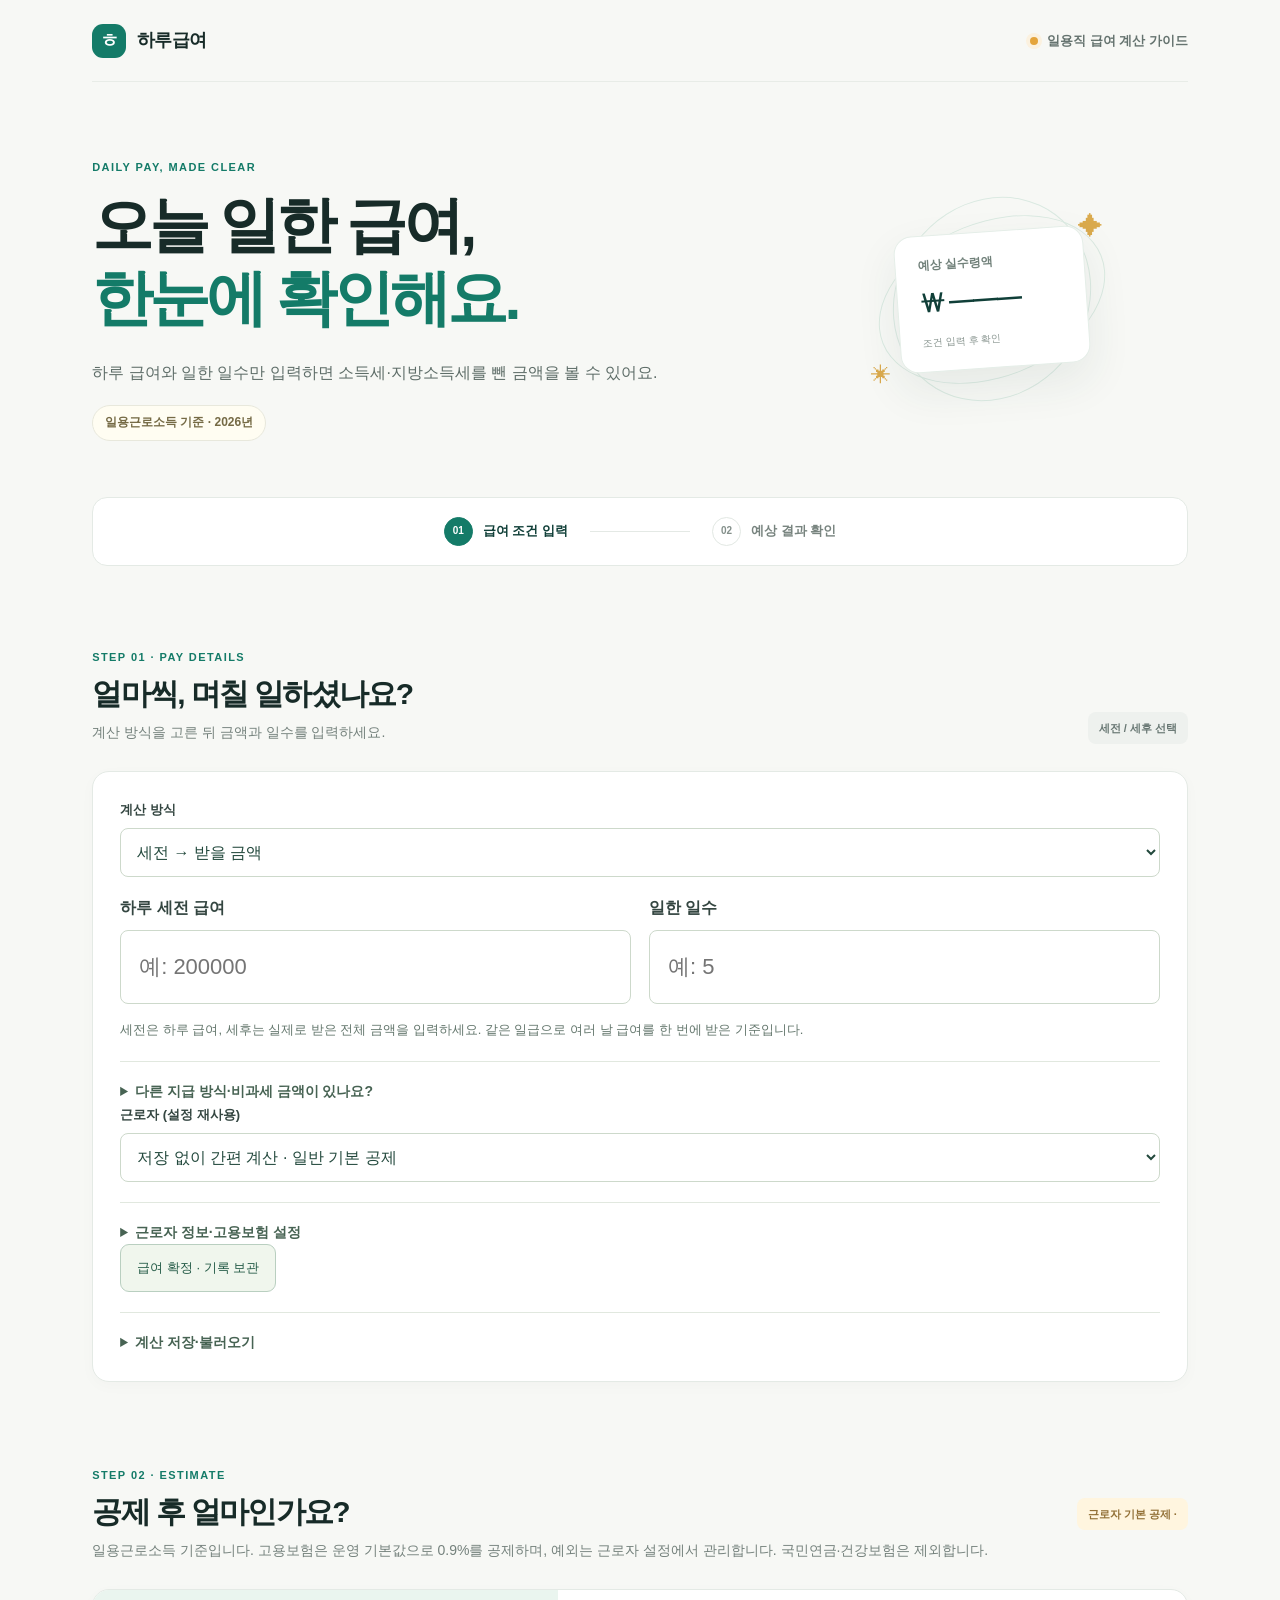
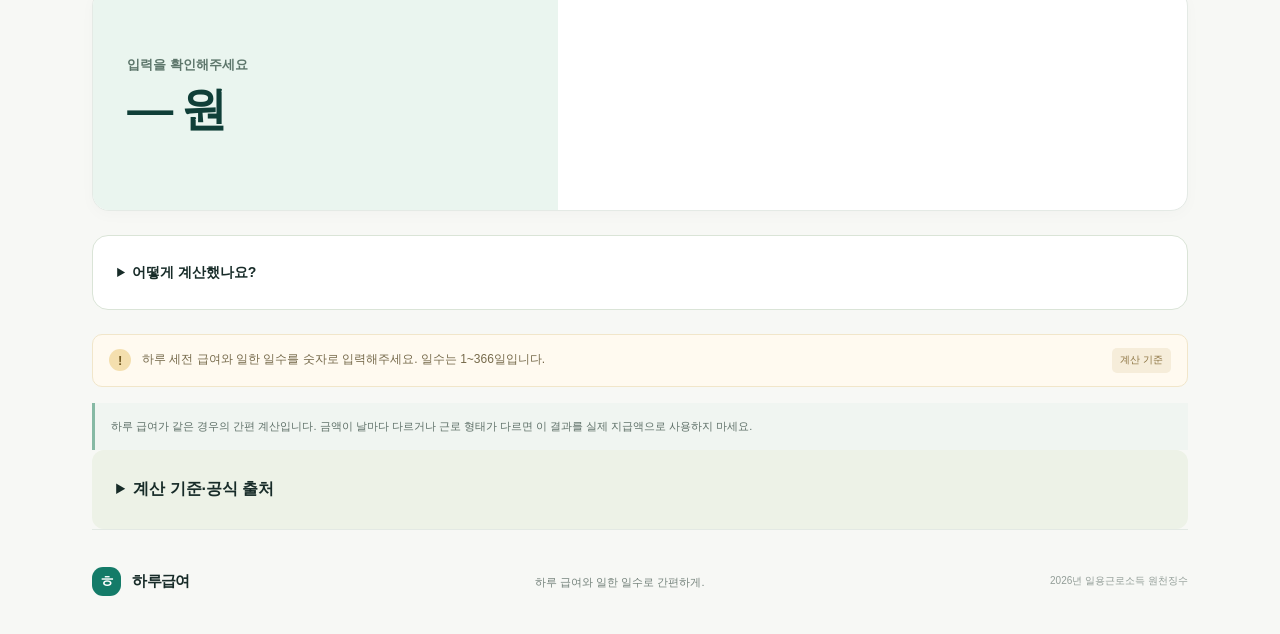
<file: index.html>
<!doctype html>
<html lang="ko">
<head>
<meta charset="utf-8">
<meta name="google-site-verification" content="k7-y3eYS_vqEx5ZjYywdiLgomRIsJFmhpaCGP0wSYyk">
<meta name="viewport" content="width=device-width, initial-scale=1">
<title>하루급여 | 일용근로 급여·원천징수 계산기</title>
<meta name="description" content="하루 세전 급여와 일한 일수로 일용근로소득 원천징수 예상액을 확인하세요. 소득세와 지방소득세 계산 및 적용 조건을 안내합니다.">
<meta name="robots" content="index,follow">
<meta name="googlebot" content="index,follow">
<meta name="Yeti" content="index,follow">
<link rel="canonical" href="https://jasonhan-lab.github.io/daypayroll/">
<meta property="og:type" content="website">
<meta property="og:title" content="하루급여 | 일용근로 급여·원천징수 계산기">
<meta property="og:description" content="하루 세전 급여와 일한 일수로 일용근로소득 원천징수 예상액을 확인하세요.">
<meta property="og:locale" content="ko_KR">
<meta property="og:url" content="https://jasonhan-lab.github.io/daypayroll/">
<meta name="twitter:card" content="summary">
<meta name="twitter:title" content="하루급여 | 일용근로 급여·원천징수 계산기">
<meta name="twitter:description" content="하루 세전 급여와 일한 일수로 일용근로소득 원천징수 예상액을 확인하세요.">
<script type="application/ld+json">
{
  "@context": "https://schema.org",
  "@type": "WebApplication",
  "name": "하루급여",
  "url": "https://jasonhan-lab.github.io/daypayroll/",
  "description": "하루 세전 급여와 일한 일수로 일용근로소득 원천징수 예상액을 확인하는 계산기입니다.",
  "applicationCategory": "FinanceApplication",
  "operatingSystem": "Any",
  "inLanguage": "ko-KR"
}
</script>
<link rel="stylesheet" href="./style.css"><script async src="https://pagead2.googlesyndication.com/pagead/js/adsbygoogle.js?client=ca-pub-5567431287322920"
     crossorigin="anonymous"></script>
</head>
<body>
<main class="payroll-app">
  <header class="site-header">
    <a class="brand" href="#top" aria-label="하루급여 홈">
      <span class="brand-mark" aria-hidden="true">ㅎ</span>
      <span>하루급여</span>
    </a>
    <div class="header-note"><span class="live-dot" aria-hidden="true"></span> 일용직 급여 계산 가이드</div>
  </header>

  <section class="hero" id="top">
    <div class="hero-copy">
      <p class="eyebrow">DAILY PAY, MADE CLEAR</p>
      <h1 id="page-title">오늘 일한 급여,<br /><span>한눈에 확인해요.</span></h1>
      <p class="hero-description">급여 조건을 정리하고 예상 공제 항목과 신고 준비 내용을 확인하세요.<br class="desktop-only" /> 소득세와 지방소득세를 계산합니다.</p>
      <div class="hero-meta"><span class="meta-icon" aria-hidden="true">ⓘ</span> 2026년 일용근로소득 원천징수</div>
    </div>
    <div class="hero-art" aria-hidden="true">
      <div class="art-orbit orbit-one"></div><div class="art-orbit orbit-two"></div>
      <div class="art-card"><span class="art-label">예상 실수령액</span><span class="art-value">₩ ———</span><span class="art-rule"></span><span class="art-small">조건 입력 후 확인</span></div>
      <span class="spark spark-a">✦</span><span class="spark spark-b">✳</span>
    </div>
  </section>

  <nav class="step-nav" aria-label="이용 단계">
    <a class="step active" href="#input"><span class="step-number">01</span><span>급여 조건 입력</span></a>
    <span class="step-line" aria-hidden="true"></span>
    <a class="step" href="#result"><span class="step-number">02</span><span>예상 결과 확인</span></a>

  </nav>

  <section class="content-section input-section" id="input">
    <div class="section-heading">
      <div><p class="section-kicker">STEP 01 · PAY DETAILS</p><h2 id="input-title">급여 조건을 알려주세요</h2><p class="section-subtitle">하루 급여와 일한 일수만 입력하세요.</p></div>
      <span class="required-note"><span aria-hidden="true">*</span> 간편 계산</span>
    </div>
    <div class="input-layout">
      <div class="form-card"><div class="field-grid"></div></div>

    </div>
  </section>

  <section class="content-section result-section" id="result">
    <div class="section-heading result-heading">
      <div><p class="section-kicker">STEP 02 · ESTIMATE</p><h2 id="result-title">원천징수 계산 결과</h2><p class="section-subtitle">지급 묶음별 소득세와 지방소득세를 계산합니다.</p></div>
      <span class="estimate-badge">공식 사례 대조</span>
    </div>
    <div class="result-card">
      <div class="take-home">
        <span class="result-label">예상 실수령액</span>
        <strong>— <small>원</small></strong>
        <span class="result-caption">급여 조건 입력 후 표시</span>
      </div>
      <div class="deduction-list" aria-label="세금 계산 결과"></div>
    </div>
    <div class="notice-bar"><span class="notice-symbol" aria-hidden="true">!</span><p><strong>계산 조건이 부족해요.</strong> 세전·세후 기준, 기간, 근무 정보와 근로 형태를 확인하면 결과를 안내할 수 있어요.</p><span class="notice-tag">상태 예시</span></div>
    <p class="basis-disclaimer"><strong>적용 기준일:</strong> 2026-10-23 <span>소득세·지방소득세 공제 후 금액입니다. 사회보험 등 다른 공제는 포함하지 않습니다.</span></p>
  </section>

  <footer class="site-footer"><a class="brand footer-brand" href="#top"><span class="brand-mark" aria-hidden="true">ㅎ</span><span>하루급여</span></a><p>하루 급여와 일한 일수로 간편하게.</p><span class="footer-disclaimer">2026년 일용근로소득 원천징수</span></footer>
  <script type="module" src="./payroll-ui.mjs"></script>
  <script type="module" src="./payroll-labels.mjs"></script>
</main>

</body>
</html>
</file>
<file: style.css>
*{box-sizing:border-box}html{scroll-behavior:smooth;scroll-padding-top:24px}body{margin:0;background:#f7f8f5;color:#172b28;font-family:Inter,"Noto Sans KR","Apple SD Gothic Neo",Arial,sans-serif;font-size:16px;line-height:1.65;-webkit-font-smoothing:antialiased}.payroll-app{--ink:#172b28;--muted:#687773;--green:#147b68;--deep:#103f38;--mint:#e6f4ee;--line:#e4eae5;--paper:#fff;max-width:1440px;margin:0 auto;padding:0 7.2%}.site-header{height:82px;display:flex;align-items:center;justify-content:space-between;border-bottom:1px solid #e8ece7}.brand{display:inline-flex;align-items:center;gap:11px;color:var(--ink);font-size:18px;font-weight:800;text-decoration:none;letter-spacing:-.04em}.brand-mark{width:34px;height:34px;display:grid;place-items:center;border-radius:11px;background:var(--green);color:white;font-size:19px}.header-note{font-size:13px;font-weight:700;color:#65736f;display:flex;align-items:center;gap:9px}.live-dot{width:8px;height:8px;border-radius:50%;background:#e4a43b;box-shadow:0 0 0 4px #fbf1df}.hero{min-height:362px;padding:76px 0 56px;display:flex;align-items:center;justify-content:space-between;position:relative;overflow:hidden}.hero-copy{position:relative;z-index:1;max-width:680px}.eyebrow,.section-kicker{margin:0 0 13px;color:var(--green);font-size:11px;font-weight:800;letter-spacing:.13em}.hero h1{margin:0;color:var(--ink);font-size:clamp(38px,5vw,61px);line-height:1.2;letter-spacing:-.065em}.hero h1 span{color:var(--green)}.hero-description{margin:22px 0 17px;color:#5e6d68;font-size:16px;line-height:1.9}.hero-meta{display:inline-flex;align-items:center;gap:8px;padding:7px 12px;border:1px solid #e8e8dc;border-radius:999px;background:#fffdf2;color:#756a45;font-size:12px;font-weight:700}.meta-icon{font-size:15px}.hero-art{width:260px;height:235px;position:relative;display:grid;place-items:center;margin-right:6%;flex:none}.art-orbit{position:absolute;border:1px solid #dbeae2;border-radius:50%;transform:rotate(-22deg)}.orbit-one{width:236px;height:155px}.orbit-two{width:190px;height:212px;transform:rotate(37deg)}.art-card{width:190px;height:137px;padding:20px 22px;position:relative;z-index:1;display:flex;flex-direction:column;justify-content:center;border:1px solid #e5eee8;border-radius:18px;background:#fff;box-shadow:0 18px 45px #23493a15;transform:rotate(-4deg)}.art-label{color:#71817a;font-size:12px;font-weight:700}.art-value{margin:5px 0;color:var(--deep);font-size:25px;font-weight:800;letter-spacing:-.04em}.art-rule{width:100%;height:1px;background:#e9efeb}.art-small{margin-top:8px;color:#8b9792;font-size:10px}.spark{position:absolute;color:#daaa4d}.spark-a{top:24px;right:19px;font-size:25px}.spark-b{bottom:25px;left:9px;font-size:20px}.step-nav{display:flex;align-items:center;justify-content:center;gap:22px;padding:19px 20px;border:1px solid var(--line);border-radius:15px;background:#fff}.step{display:flex;align-items:center;gap:10px;color:#78847f;text-decoration:none;font-size:13px;font-weight:700;white-space:nowrap}.step-number{width:29px;height:29px;display:grid;place-items:center;border:1px solid #e2e8e3;border-radius:50%;font-size:10px;color:#84908b}.step.active{color:var(--deep)}.step.active .step-number{border-color:var(--green);background:var(--green);color:white}.step-line{width:min(12vw,100px);height:1px;background:#e4e9e5}.content-section{padding:82px 0 0}.section-heading{display:flex;align-items:flex-end;justify-content:space-between;gap:20px;margin-bottom:27px}.section-kicker{margin-bottom:8px}.section-heading h2,.mobile-copy h2{margin:0;color:var(--ink);font-size:30px;line-height:1.3;letter-spacing:-.055em}.section-subtitle{margin:8px 0 0;color:#74817c;font-size:14px}.required-note,.estimate-badge,.review-badge{padding:7px 11px;border-radius:8px;font-size:11px;font-weight:700;white-space:nowrap}.required-note{color:#687773;background:#eef1ee}.required{color:#d46e56}.input-layout{display:grid;grid-template-columns:minmax(0,1fr) 270px;gap:20px;align-items:stretch}.form-card,.side-note,.result-card,.filing-card{border:1px solid var(--line);border-radius:17px;background:#fff;box-shadow:0 4px 16px #263f3206}.form-card{padding:27px}.field-grid{display:grid;grid-template-columns:1fr 1fr;gap:21px 18px}.field{min-width:0;display:flex;flex-direction:column;gap:8px}.field-wide{grid-column:1/-1}.field label{font-size:13px;font-weight:750;color:#344641}.input-with-unit{height:49px;display:flex;align-items:center;border:1px solid #dfe6e1;border-radius:9px;background:#fff;overflow:hidden}.input-with-unit input{width:100%;min-width:0;height:100%;padding:0 14px;border:0;outline:0;color:var(--ink);font:inherit;font-size:14px}.input-with-unit input::placeholder{color:#a3aeaa}.input-with-unit input:focus{box-shadow:inset 0 0 0 2px #86c2ad}.input-with-unit>span{padding:0 14px;color:#7b8883;font-size:13px}.field select{height:49px;width:100%;padding:0 14px;border:1px solid #dfe6e1;border-radius:9px;background:#fff;color:#7a8782;font:inherit;font-size:13px;outline-color:#76b6a0}.field small{color:#929d98;font-size:11px}.form-footer{display:flex;align-items:center;justify-content:space-between;gap:15px;margin-top:25px;padding-top:20px;border-top:1px solid #edf0ed}.form-footer p{margin:0;color:#84908b;font-size:11px}.button{display:inline-flex;align-items:center;gap:16px;padding:13px 18px;border-radius:9px;font-size:13px;font-weight:750}.button-disabled{background:#a5c8bc;color:white}.side-note{padding:25px 22px;background:#f0f7f3}.note-icon{width:34px;height:34px;display:grid;place-items:center;border-radius:10px;background:#dcefe5;color:var(--green);font-size:18px}.side-note h3{margin:15px 0 12px;font-size:16px;letter-spacing:-.03em}.side-note ul{margin:0;padding-left:18px;color:#586a63;font-size:12px;line-height:2.15}.side-note li::marker{color:#299078}.side-note p{margin:17px 0 0;padding-top:14px;border-top:1px solid #dce9e1;color:#73817a;font-size:11px;line-height:1.75}.result-section{padding-top:84px}.result-heading{align-items:center}.estimate-badge{background:#fff5df;color:#927036}.result-card{display:grid;grid-template-columns:.85fr 1.15fr;overflow:hidden}.take-home{min-height:220px;padding:29px 34px;display:flex;flex-direction:column;align-items:flex-start;justify-content:center;background:#eaf5ef}.result-label{font-size:13px;font-weight:700;color:#5d766b}.take-home>strong{margin:7px 0 0;color:var(--deep);font-size:43px;line-height:1.2;letter-spacing:-.055em}.take-home>strong small{font-size:17px}.result-caption{margin-top:8px;color:#7a8982;font-size:11px}.deduction-list{padding:22px 30px;align-self:center}.deduction-row{display:flex;align-items:center;justify-content:space-between;gap:15px;padding:11px 0;border-bottom:1px solid #edf0ed;color:#697670;font-size:12px}.deduction-row strong{color:#34463f;font-size:12px;white-space:nowrap}.deduction-row.total-row{border:0;color:#34463f;font-weight:800}.total-row strong{color:var(--green);font-size:14px}.notice-bar{margin-top:15px;padding:13px 16px;display:flex;align-items:center;gap:11px;border:1px solid #f1e6ca;border-radius:10px;background:#fffaf0}.notice-symbol{width:22px;height:22px;display:grid;place-items:center;flex:none;border-radius:50%;background:#f4dfae;color:#745b23;font-size:13px;font-weight:800}.notice-bar p{flex:1;margin:0;color:#766a4b;font-size:12px}.notice-bar p strong{color:#56492b}.notice-tag{padding:4px 8px;border-radius:5px;background:#f6edda;color:#8a713e;font-size:10px;white-space:nowrap}.state-grid{display:grid;grid-template-columns:repeat(3,1fr);gap:12px;margin-top:16px}.state-card{padding:18px 19px;border:1px solid var(--line);border-radius:12px;background:#fff}.state-label{display:flex;align-items:center;gap:7px;color:#74817b;font-size:10px;font-weight:750}.state-dot{width:7px;height:7px;border-radius:50%;background:#d98c5e}.wait-state .state-dot{background:#d9ae48}.review-state .state-dot{background:#6e9eb1}.state-card h3{margin:11px 0 5px;color:#354640;font-size:13px}.state-card p{margin:0;color:#84908b;font-size:11px;line-height:1.65}.basis-disclaimer{margin:16px 0 0;padding:14px 16px;border-left:3px solid #86b9a4;background:#f0f5f1;color:#5e7068;font-size:11px;line-height:1.8}.basis-disclaimer strong{color:#3c554a}.basis-disclaimer span{display:block;color:#77847e}.filing-section{padding-bottom:78px}.review-badge{background:#f4eee3;color:#88734d}.filing-grid{display:grid;grid-template-columns:1fr 1fr;gap:16px}.filing-card{padding:24px}.filing-top{display:flex;align-items:center;justify-content:space-between}.filing-icon{width:38px;height:38px;display:grid;place-items:center;border-radius:11px;font-weight:800}.tax-icon{background:#e3f2eb;color:#27836c}.document-icon{background:#eaf0f7;color:#637fa1}.filing-index{color:#9aa49f;font-size:10px;font-weight:800;letter-spacing:.1em}.filing-card h3{margin:15px 0 5px;font-size:17px;letter-spacing:-.035em}.filing-intro{margin:0;color:#78857f;font-size:12px}.guide-placeholder{min-height:90px;margin-top:17px;padding:14px 15px;display:flex;flex-direction:column;justify-content:center;gap:3px;border:1px dashed #dce5de;border-radius:10px;background:#fafcf9}.guide-placeholder span{color:#8a9690;font-size:10px}.guide-placeholder strong{color:#566a60;font-size:12px}.guide-meta{margin-top:14px;padding-top:13px;display:flex;justify-content:space-between;gap:10px;border-top:1px solid #edf0ed;color:#818d87;font-size:11px}.guide-meta strong{color:#8f7650;font-size:11px}.filing-footnote{margin-top:15px;display:flex;align-items:flex-start;gap:9px;color:#77847d}.filing-footnote>span{color:#5f9c84;font-size:15px}.filing-footnote p{margin:0;font-size:11px;line-height:1.75}.mobile-preview{margin:0 -8.5%;padding:60px 8.5%;display:flex;align-items:center;justify-content:space-between;gap:40px;background:#edf4ef}.mobile-copy{max-width:500px}.mobile-copy h2{font-size:31px}.mobile-copy>p:not(.section-kicker){max-width:420px;margin:12px 0;color:#718078;font-size:13px}.mobile-copy ul{margin:17px 0 0;padding-left:18px;color:#61716a;font-size:12px;line-height:2}.phone{width:250px;height:450px;flex:none;padding:9px;border:1px solid #c9d5ce;border-radius:34px;background:#173b34;box-shadow:0 20px 40px #183d3221}.phone-speaker{width:62px;height:5px;margin:2px auto 8px;border-radius:9px;background:#46635a}.phone-screen{height:calc(100% - 15px);padding:17px 16px;border-radius:25px;background:#fff;overflow:hidden}.phone-top{display:flex;align-items:center;justify-content:space-between}.mini-brand{font-size:11px;font-weight:800;color:#244a3e}.mini-menu{color:#7e8b85;font-size:14px}.phone-progress{height:3px;margin:14px 0;background:linear-gradient(to right,#23876e 38%,#edf1ee 38%);border-radius:8px}.phone-step{color:#25826a;font-size:8px;font-weight:800;letter-spacing:.1em}.phone-screen h3{margin:8px 0 14px;color:#233b33;font-size:22px;line-height:1.35;letter-spacing:-.05em}.phone-label{display:block;margin:10px 0 5px;color:#53635c;font-size:9px;font-weight:700}.phone-field{height:36px;padding:9px 10px;border:1px solid #e0e7e1;border-radius:7px;color:#a0aaa4;font-size:9px}.phone-field.muted{color:#7c8981}.phone-alert{margin-top:12px;padding:8px;border-radius:7px;background:#fff8e9;color:#887348;font-size:8px}.phone-cta{display:block;margin-top:15px;padding:10px;border-radius:7px;background:#7eae9b;color:white;text-align:center;font-size:9px;font-weight:700}.phone-bottom-note{display:block;margin-top:9px;text-align:center;color:#9aa49e;font-size:7px}.site-footer{min-height:105px;display:flex;align-items:center;justify-content:space-between;gap:18px;border-top:1px solid #e3e9e4}.footer-brand{font-size:15px}.footer-brand .brand-mark{width:29px;height:29px;font-size:16px}.site-footer>p{margin:0;color:#73817a;font-size:11px}.footer-disclaimer{color:#929d97;font-size:10px;text-align:right}a:focus-visible,input:focus-visible,select:focus-visible{outline:3px solid #e8bd5d;outline-offset:3px}@media(max-width:760px){.payroll-app{padding:0 20px}.site-header{height:68px}.header-note{font-size:10px}.brand{font-size:16px}.brand-mark{width:31px;height:31px}.hero{min-height:0;padding:54px 0 39px}.hero h1{font-size:40px}.hero-description{font-size:14px;line-height:1.8}.desktop-only{display:none}.hero-art{width:115px;height:130px;margin:0 -12px 0 0;transform:scale(.72);transform-origin:center right}.hero-copy{max-width:calc(100% - 75px)}.art-card{width:170px;height:120px}.step-nav{justify-content:space-between;gap:7px;padding:13px 10px}.step{gap:6px;font-size:10px}.step-number{width:25px;height:25px;font-size:9px}.step-line{width:13px;flex:none}.content-section{padding-top:60px}.section-heading{align-items:flex-start;margin-bottom:20px}.section-heading h2{font-size:25px}.section-subtitle{font-size:12px}.required-note,.estimate-badge,.review-badge{font-size:9px;padding:6px 8px}.input-layout{grid-template-columns:1fr}.form-card{padding:20px}.field-grid{gap:17px 12px}.field label{font-size:12px}.field select,.input-with-unit{height:46px}.side-note{padding:20px}.side-note ul{display:grid;grid-template-columns:1fr 1fr;column-gap:12px}.result-section{padding-top:62px}.result-card{grid-template-columns:1fr}.take-home{min-height:160px;padding:23px 25px}.take-home>strong{font-size:38px}.deduction-list{padding:13px 23px}.deduction-row{font-size:11px}.notice-bar{align-items:flex-start}.notice-bar p{font-size:11px}.notice-tag{display:none}.state-grid{grid-template-columns:1fr}.state-card{padding:15px 17px}.filing-section{padding-bottom:58px}.filing-grid{grid-template-columns:1fr}.filing-card{padding:20px}.mobile-preview{margin:0 -20px;padding:42px 20px;gap:10px}.mobile-copy{max-width:calc(100% - 130px)}.mobile-copy h2{font-size:24px}.mobile-copy>p:not(.section-kicker){font-size:11px}.mobile-copy ul{padding-left:16px;font-size:10px}.phone{width:190px;height:355px;padding:7px;border-radius:28px}.phone-speaker{margin-bottom:6px}.phone-screen{padding:12px 11px;border-radius:20px}.phone-screen h3{font-size:18px}.phone-label{margin-top:7px}.phone-field{height:31px;padding:7px 8px}.phone-alert{margin-top:8px}.phone-cta{margin-top:10px}.site-footer{min-height:125px;flex-wrap:wrap;justify-content:flex-start;padding:19px 0;gap:8px 16px}.site-footer>p{order:3;width:100%}.footer-disclaimer{margin-left:auto;font-size:9px}}@media(max-width:420px){.payroll-app{padding:0 15px}.header-note{font-size:9px}.hero{padding-top:42px}.hero h1{font-size:34px}.hero-art{margin-right:-18px;transform:scale(.58);transform-origin:center right}.hero-copy{max-width:calc(100% - 55px)}.hero-description{font-size:12px}.step-nav{padding:11px 7px}.step{font-size:9px}.step-number{width:22px;height:22px}.step-line{width:7px}.field-grid{grid-template-columns:1fr}.field-wide{grid-column:auto}.section-heading h2{font-size:22px}.section-heading{gap:8px}.side-note ul{grid-template-columns:1fr}.mobile-preview{margin:0 -15px;padding:42px 15px;gap:0}.mobile-copy{max-width:calc(100% - 105px)}.mobile-copy h2{font-size:21px}.mobile-copy>p:not(.section-kicker){font-size:10px}.mobile-copy ul{font-size:9px}.phone{width:165px;height:325px}.phone-screen{padding:10px 9px}.phone-screen h3{font-size:16px}.footer-disclaimer{width:100%;margin-left:0;text-align:left}}/* Payment ledger: independently scrollable table on narrow screens. */
.ledger-scroll{max-width:100%;overflow:auto;margin:24px 0;border:1px solid #d9e3d9;border-radius:12px}
.ledger-table{width:100%;min-width:1010px;border-collapse:collapse;background:#fff;font-size:12px}
.ledger-table th{padding:12px 8px;background:#eef3e8;color:#234c40;text-align:left;white-space:nowrap}
.ledger-table td{padding:8px;border-top:1px solid #e4e9df;vertical-align:top}
.ledger-table input{width:124px;min-width:0;padding:9px 7px;border:1px solid #cdd9cd;border-radius:6px;font:inherit;background:#fff}
.ledger-table input[type=number]{width:112px}.ledger-table .button{padding:9px;font-size:11px;white-space:nowrap}
.check-field{display:flex;gap:9px;align-items:flex-start;font-size:13px;line-height:1.8;grid-column:1/-1}
.check-field input{margin-top:5px;flex:none;width:16px;height:16px}
.ledger-actions,.ledger-storage{display:flex;gap:10px;flex-wrap:wrap;margin:16px 0}.ledger-storage select{min-width:180px;max-width:100%;padding:10px;border:1px solid #ccd8c8;border-radius:8px;background:#fff}
.ledger-help{font-size:12px;line-height:1.9;color:#61746a;margin:16px 0}
.calculation-details{margin:24px 0;padding:24px;background:#fff;border:1px solid #dae4d7;border-radius:16px;min-width:0}
.calculation-details details{padding:18px 0;border-bottom:1px solid #e3e9df}.calculation-details summary{font-size:14px;font-weight:700;cursor:pointer;line-height:1.8;overflow-wrap:anywhere}.calculation-details details p{font-size:12px;line-height:1.9;color:#516a5c;overflow-wrap:anywhere}
.calculation-details .deduction-row,.insurance-card .deduction-row{gap:16px;flex-wrap:wrap;padding:9px 0;line-height:1.8;font-size:13px}.deduction-row strong{text-align:right;overflow-wrap:anywhere}
.insurance-results{display:grid;gap:14px;margin-top:24px}.insurance-card{padding:20px;border:1px solid #dbe4d9;border-radius:12px;background:#fff}.insurance-card h4{margin:0 0 12px}.insurance-card p{font-size:13px;line-height:1.9}
.rule-sources{padding:24px;background:#edf2e7;border-radius:12px;line-height:1.9}.rule-sources p{font-size:12px;overflow-wrap:anywhere}.rule-sources a{color:#245b47;text-decoration:underline}.rule-sources summary{font-weight:700;cursor:pointer}
.form-card{min-width:0}.input-layout{grid-template-columns:minmax(0,1fr)}.input-layout>.note-card{display:none}.take-home>strong{font-size:clamp(26px,4vw,46px)}
.field-grid select,.field-grid input:not([type=checkbox]){width:100%;max-width:100%;padding:13px;border:1px solid #cdd9cb;border-radius:8px;background:#fff;color:#23493d;font:inherit;box-sizing:border-box}.field-grid .field{min-width:0}
[hidden]{display:none!important}
@media(max-width:650px){.calculation-details{padding:16px}.ledger-actions .button,.ledger-storage .button{flex:1 1 140px}.ledger-storage select{width:100%}.field-grid{grid-template-columns:minmax(0,1fr)}.take-home>strong{font-size:30px}}

/* Keep STEP 02 amounts readable when labels or currency values are long. */
.result-card,.take-home,.deduction-list,.deduction-row{min-width:0}
.deduction-row{align-items:flex-start;flex-wrap:wrap}
.deduction-row>strong{min-width:0;max-width:100%;white-space:normal;overflow-wrap:anywhere;text-align:right}
@media(max-width:650px){.take-home>strong{max-width:100%;min-width:0;font-size:clamp(24px,8vw,36px);line-height:1.25;overflow-wrap:anywhere;word-break:keep-all}.deduction-row{gap:8px}.deduction-row>*{min-width:0;max-width:100%;overflow-wrap:anywhere}}
.quick-fields input{font-size:22px!important;font-weight:700;padding:18px!important}.quick-fields label{font-size:16px}.quick-help{font-size:13px;line-height:1.8;color:#64776d;margin:14px 0}.quick-options{margin-top:20px;border-top:1px solid #e1e8df;padding-top:18px}.quick-options summary{cursor:pointer;font-weight:700;font-size:14px;color:#476353}.quick-options .field-grid{margin-top:18px}.button{border:1px solid #b9cfc0;background:#f0f6ed;color:#245b47;border-radius:9px;padding:12px 16px;font:inherit;font-size:13px;cursor:pointer}.button:hover{background:#e1eede}.ledger-actions select{max-width:100%;padding:10px;border:1px solid #cdd9cb;border-radius:8px}.quick-fields{margin-bottom:12px}

/* Worker settings: compact main controls, optional exceptions and readable audit. */
.form-card>.field{margin-bottom:18px}
.form-card>.field select,.quick-options>.field select,.quick-options>.field input{width:100%;padding:12px;border:1px solid #cdd9cb;border-radius:8px;background:#fff;color:#23493d;font:inherit;box-sizing:border-box}
.quick-options>label{display:block;margin:16px 0;color:#344641;font-weight:600;line-height:1.65}
.quick-options input[type=checkbox]{width:17px;height:17px;vertical-align:middle;accent-color:#245b48}
.quick-options .field-grid{margin:16px 0}
.quick-options pre{white-space:pre-wrap;overflow-wrap:anywhere;font-size:12px;background:#f1f5ed;padding:12px;border-radius:8px}
.quick-options p,.deduction-row strong{overflow-wrap:anywhere}
.deduction-row strong{max-width:66%}

/* On phones, remove the decorative hero amount card so the main message stays fully visible. */
@media(max-width:760px){.hero-art{display:none}.hero-copy{max-width:100%}}
/* Use a flexible two-column deduction layout on small screens so labels and amounts wrap instead of clipping. */
@media(max-width:650px){.deduction-row{display:grid;grid-template-columns:minmax(0,1fr) minmax(0,40%);align-items:start;gap:8px 12px}.deduction-row>strong{max-width:100%;white-space:normal;overflow-wrap:anywhere;text-align:right}}
</file>
